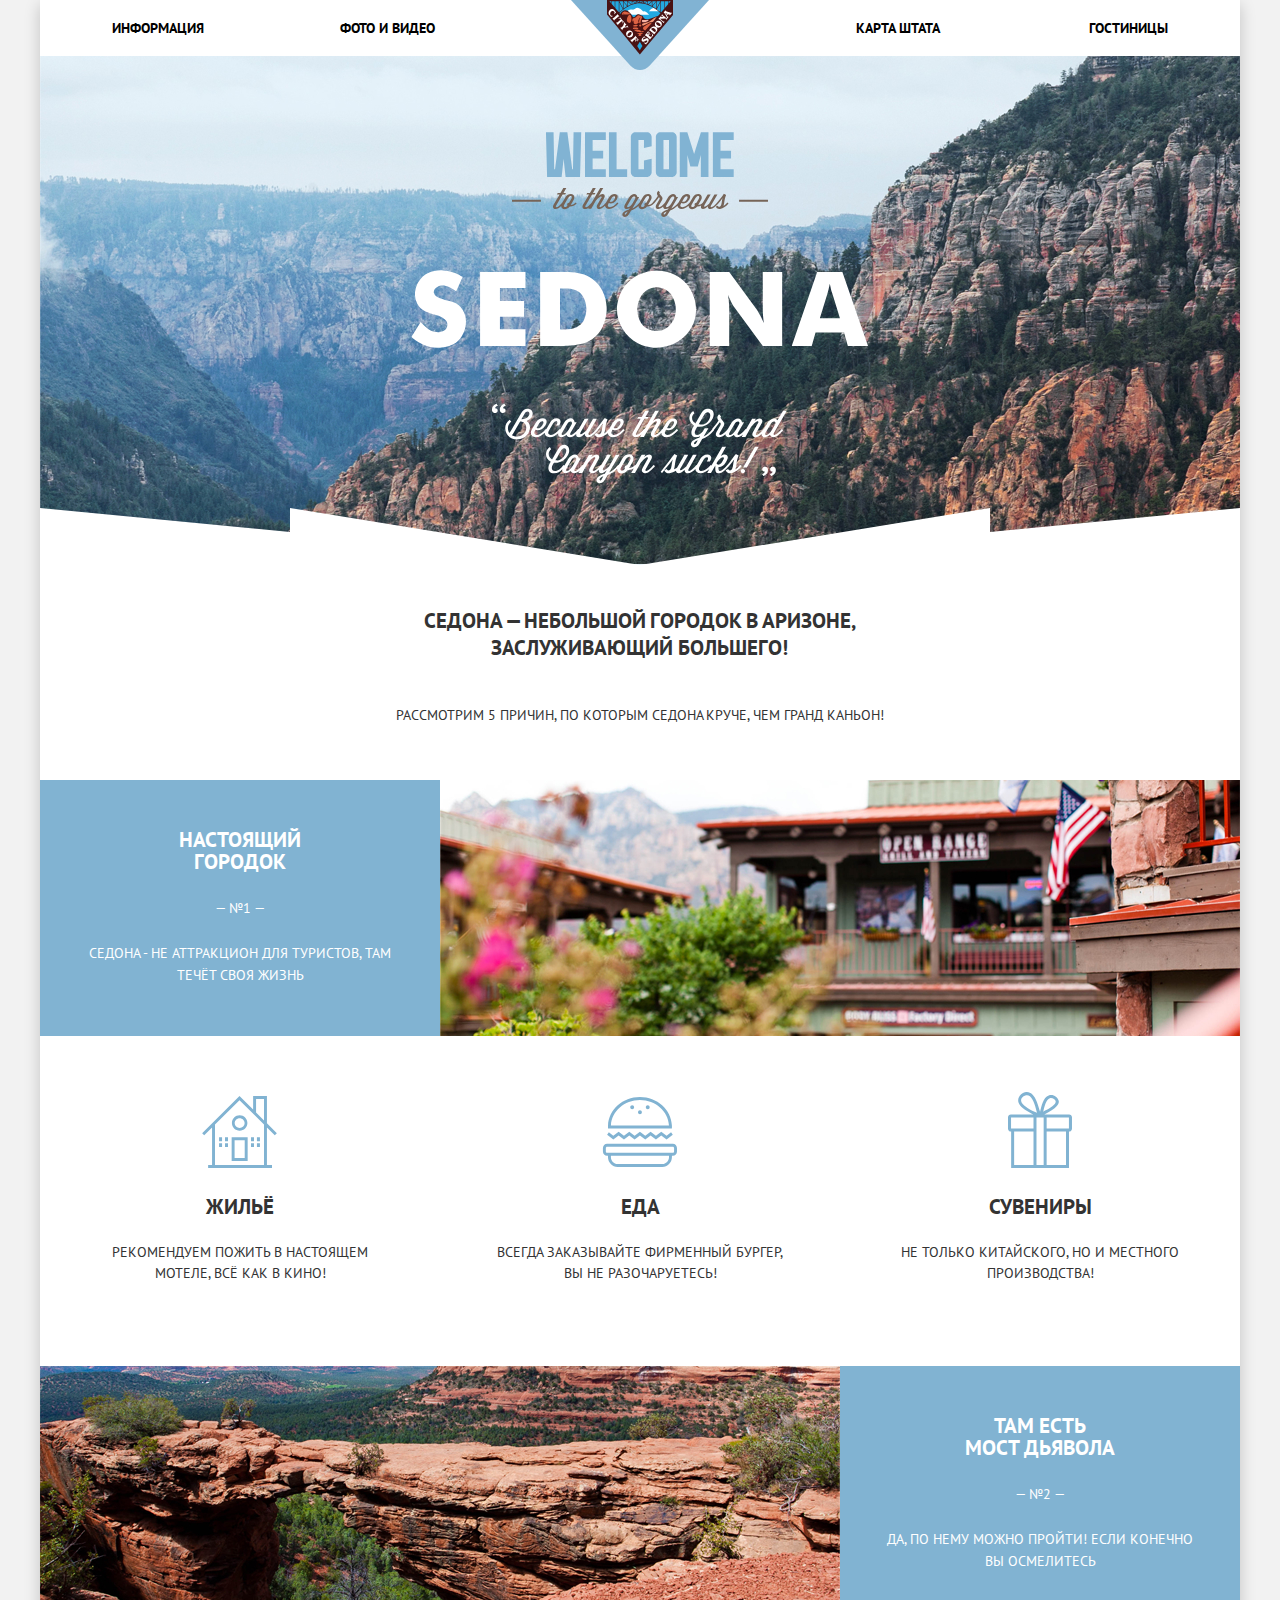
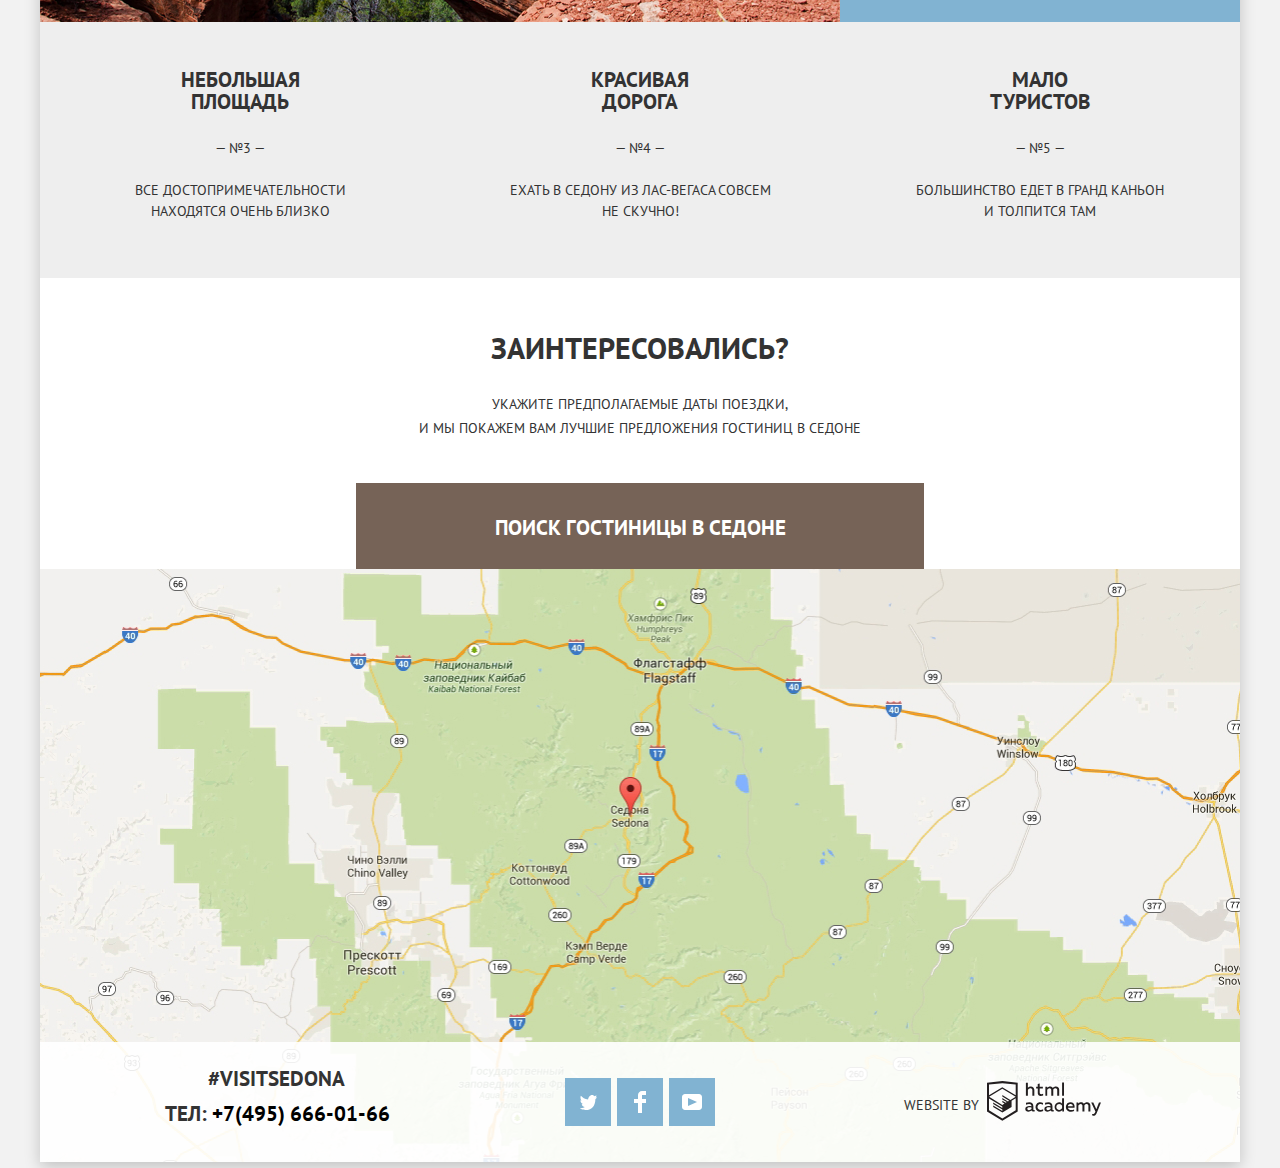
<file: index.html>
<!DOCTYPE html>
<html class="page" lang="ru">
  <head>
    <meta charset="utf-8">
    <title>HTML Academy: Седона</title>
    <link rel="stylesheet" href="https://fonts.googleapis.com/css2?family=PT+Sans:wght@400;700&display=swap">
    <link href="css/normalize.css" rel="stylesheet">
    <link href="css/style-minified.css" rel="stylesheet">
  </head>
    <body class="page-body">
    <div class="content-wrapper">
      <header class="header-block">
        <nav class="main-navigation">
          <a href="#" class="main-header-logo"><img src="img/logo.svg" width="138" height="70" alt="Логотип CITY OF SEDONA"></a>
          <ul class="site-navigation">
            <li><a href="#">Информация</a></li>
            <li><a href="#">Фото и видео</a></li>
            <li><a href="#">Карта штата</a></li>
            <li><a href="hotels.html">Гостиницы</a></li>
          </ul>
        </nav>
      </header>
      <main class="main-block">
        <section class="main-decoration-photo">
          <h2 class="visually-hidden">Красивые скалы</h2>
          <img src="img/welcome.svg" class="text-graphics" width="458" height="352" alt="Приветственный текст: Welcome to gorgeous Sedona! Because the Grand Canyon sucks! ">
        </section>
        <div class="main-header-wrapper">
          <h1 class="main-header">Седона&thinsp;&mdash;&thinsp;небольшой&thinsp;городок&thinsp;в Аризоне,<br>заслуживающий большего!</h1>
          <p class="five-reasons">Рассмотрим 5 причин, по которым Седона&thinsp;круче, чем гранд каньон!</p>
        </div>
        <section class="features">
          <h2 class="visually-hidden">Причины крутизны Седоны</h2>
          <ul class="features-list">
            <li class="feature-item text-left-photo-right">
              <div class="text-photo-text-block">
                <h3>Настоящий<br>городок</h3>
                <p>— №1 —</p>
                <p>Седона - не аттракцион для туристов, там<br> течёт своя жизнь</p>
              </div>
              <div class="text-photo-photo-block">
                <img src="img/house.jpg" width="800" height="256" alt="Отель на фоне гор Седоны">
              </div>
              <ul class="unordered-features">
                <li class="feature-item">
                  <h3>Жильё</h3>
                  <p>Рекомендуем пожить в настоящем<br> мотеле, всё как в кино! </p>
                </li>
                <li class="feature-item">
                  <h3>Еда</h3>
                  <p>Всегда заказывайте фирменный бургер,<br> вы не разочаруетесь!</p>
                </li>
                <li class="feature-item">
                  <h3>Сувениры</h3>
                  <p>Не только китайского, но и местного<br> производства!</p>
                </li>
              </ul>
            </li>
            <li class="feature-item text-right-photo-left">
              <div class="text-photo-photo-block">
                <img src="img/devils-bridge.jpg" width="800" height="256" alt="Скала в форме моста, под которым пропасть">
              </div>
              <div class="text-photo-text-block">
                <h3>Там есть<br>Мост дьявола</h3>
                <p>— №2 —</p>
                <p>Да, по нему можно пройти! Если конечно<br> вы осмелитесь</p>
              </div>
            </li>
            <li class="feature-item text-only">
              <h3>Небольшая<br>площадь</h3>
              <p>— №3 —</p>
              <p>Все достопримечательности<br> находятся очень близко</p>
            </li>
            <li class="feature-item text-only">
              <h3>Красивая<br>дорога</h3>
              <p>— №4 —</p>
              <p>Ехать в седону из&thinsp;лас-вегаса&thinsp;совсем<br> не скучно!</p>
            </li>
            <li class="feature-item text-only">
              <h3>Мало<br>туристов</h3>
              <p>— №5 —</p>
              <p>Большинство едет в гранд каньон<br> и толпится там</p>
            </li>
          </ul>
        </section>
        <section class="hotel-search">
          <div class="interested-block">
            <h2 class="interested">Заинтересовались?</h2>
            <p class="hotel-search-offer">Укажите предполагаемые даты поездки,<br> и мы покажем вам лучшие предложения гостиниц в седоне</p>
          </div>
          <div class="form-show-hide-wrapper">
            <h3 class="form-title visually-hidden">Поиск гостиницы в Седоне</h3>
            <button type="button" class="button form-show-hide" aria-label="Открыть форму поиска гостиницы в Седоне">Поиск гостиницы в Седоне</button>
          </div>
          <form class="hotel-search-form" action="https://echo.htmlacademy.ru/" method="get">
            <div class="hotel-search-form-main-content">
                <label for="arrival-date" class="arrival-date">Дата заезда:</label>
                <div class="arrival-date-container">
                  <input id="arrival-date" type="text" name="arrival-date" placeholder="24 АПРЕЛЯ 2017" value="" class="arrival-date">
                  <button type="button" class="button calendar" aria-label="Открыть календарь для выбора даты заезда">
                    <svg width="21" height="23" viewBox="0 0 21 23" fill="none" aria-hidden="true" focusable="false">
                      <path fill-rule="evenodd" clip-rule="evenodd" d="M16.406 3.02498H19.251C20.217 3.02498 21 3.84698 21 4.86198V21.164C21 22.179 20.217 23 19.251 23H1.75C0.784 23 0 22.179 0 21.164V4.86198C0 3.84698 0.784 3.02498 1.75 3.02498H4.593V1.64798C4.593 1.26698 4.887 0.958984 5.25 0.958984C5.612 0.958984 5.906 1.26698 5.906 1.64798V3.02498H9.844V1.64798C9.844 1.26698 10.138 0.958984 10.501 0.958984C10.862 0.958984 11.156 1.26698 11.156 1.64798V3.02498H15.094V1.64798C15.094 1.26698 15.387 0.958984 15.75 0.958984C16.112 0.958984 16.406 1.26698 16.406 1.64798V3.02498ZM19.5646 21.484C19.6466 21.3979 19.691 21.2828 19.688 21.164H19.689V4.86198C19.689 4.60898 19.493 4.40298 19.252 4.40298H16.407V5.78098C16.407 6.16198 16.113 6.46998 15.751 6.46998C15.388 6.46998 15.095 6.16198 15.095 5.78098V4.40298H11.157V5.78098C11.157 6.16198 10.863 6.46998 10.502 6.46998C10.139 6.46998 9.845 6.16198 9.845 5.78098V4.40298H5.907V5.78098C5.907 6.16198 5.613 6.46998 5.251 6.46998C4.888 6.46998 4.594 6.16198 4.594 5.78098V4.40298H1.75C1.50263 4.40953 1.30696 4.61458 1.312 4.86198V21.164C1.30696 21.4114 1.50263 21.6164 1.75 21.623H19.251C19.3698 21.6201 19.4826 21.5701 19.5646 21.484Z" fill="#A9A9A9"/>
                      <path fill-rule="evenodd" clip-rule="evenodd" d="M4.59399 9.2251H7.21899V11.2911H4.59399V9.2251ZM4.59399 12.6681H7.21899V14.7351H4.59399V12.6681ZM7.21899 16.1121H4.59399V18.1781H7.21899V16.1121ZM9.18799 16.1121H11.813V18.1781H9.18799V16.1121ZM11.813 12.6681H9.18799V14.7351H11.813V12.6681ZM9.18799 9.2251H11.813V11.2911H9.18799V9.2251ZM16.406 16.1121H13.781V18.1781H16.406V16.1121ZM13.781 12.6681H16.406V14.7351H13.781V12.6681ZM16.406 9.2251H13.781V11.2911H16.406V9.2251Z" fill="#A9A9A9"/>
                    </svg>
                  </button>
                </div>
                <label for="departure-date" class="departure-date">Дата выезда:</label>
                <div class="departure-date-container">
                  <input id="departure-date" type="text" name="departure-date" placeholder="4 июля 2017" value="" class="departure-date">
                  <button type="button" class="button calendar" aria-label="Открыть календарь для выбора даты отъезда">
                    <svg width="21" height="23" viewBox="0 0 21 23" fill="none" aria-hidden="true" focusable="false">
                    <path fill-rule="evenodd" clip-rule="evenodd" d="M16.406 3.02498H19.251C20.217 3.02498 21 3.84698 21 4.86198V21.164C21 22.179 20.217 23 19.251 23H1.75C0.784 23 0 22.179 0 21.164V4.86198C0 3.84698 0.784 3.02498 1.75 3.02498H4.593V1.64798C4.593 1.26698 4.887 0.958984 5.25 0.958984C5.612 0.958984 5.906 1.26698 5.906 1.64798V3.02498H9.844V1.64798C9.844 1.26698 10.138 0.958984 10.501 0.958984C10.862 0.958984 11.156 1.26698 11.156 1.64798V3.02498H15.094V1.64798C15.094 1.26698 15.387 0.958984 15.75 0.958984C16.112 0.958984 16.406 1.26698 16.406 1.64798V3.02498ZM19.5646 21.484C19.6466 21.3979 19.691 21.2828 19.688 21.164H19.689V4.86198C19.689 4.60898 19.493 4.40298 19.252 4.40298H16.407V5.78098C16.407 6.16198 16.113 6.46998 15.751 6.46998C15.388 6.46998 15.095 6.16198 15.095 5.78098V4.40298H11.157V5.78098C11.157 6.16198 10.863 6.46998 10.502 6.46998C10.139 6.46998 9.845 6.16198 9.845 5.78098V4.40298H5.907V5.78098C5.907 6.16198 5.613 6.46998 5.251 6.46998C4.888 6.46998 4.594 6.16198 4.594 5.78098V4.40298H1.75C1.50263 4.40953 1.30696 4.61458 1.312 4.86198V21.164C1.30696 21.4114 1.50263 21.6164 1.75 21.623H19.251C19.3698 21.6201 19.4826 21.5701 19.5646 21.484Z" fill="#A9A9A9"/>
                    <path fill-rule="evenodd" clip-rule="evenodd" d="M4.59399 9.2251H7.21899V11.2911H4.59399V9.2251ZM4.59399 12.6681H7.21899V14.7351H4.59399V12.6681ZM7.21899 16.1121H4.59399V18.1781H7.21899V16.1121ZM9.18799 16.1121H11.813V18.1781H9.18799V16.1121ZM11.813 12.6681H9.18799V14.7351H11.813V12.6681ZM9.18799 9.2251H11.813V11.2911H9.18799V9.2251ZM16.406 16.1121H13.781V18.1781H16.406V16.1121ZM13.781 12.6681H16.406V14.7351H13.781V12.6681ZM16.406 9.2251H13.781V11.2911H16.406V9.2251Z" fill="#A9A9A9"/>
                    </svg>
                  </button>
                </div>
                <label for="number-of-adults" class="number-of-adults">Взрослые:</label>
                <div class="number-of-adults-container">
                  <button type="button" class="button adult-number-decrease" aria-label="Уменьшить на единицу количество взрослых гостей">
                    <svg width="12" height="3" viewBox="0 0 12 3" fill="none" aria-hidden="true" focusable="false">
                      <rect width="12" height="3" fill="#A9A9A9"/>
                    </svg>
                  </button>
                  <input id="number-of-adults" type="text" name="number-of-adults" placeholder="2" value="" class="number-of-adults">
                  <button type="button" class="button adult-number-increase" aria-label="Увеличить на единицу количество взрослых гостей">
                    <svg width="11" height="11" viewBox="0 0 11 11" fill="none" aria-hidden="true" focusable="false">
                      <path fill-rule="evenodd" clip-rule="evenodd" d="M4.23086 6.76932V11H6.76932V6.76932H11V4.23086H6.76932V0H4.23085V4.23086H0V6.76932H4.23086Z" fill="#A9A9A9"/>
                    </svg>
                  </button>
                </div>
                <label for="number-of-children" class="number-of-children">Дети:</label>
                <div class="number-of-children-container">
                  <button type="button" class="button children-number-decrease" aria-label="Уменьшить на единицу количество гостей, детского возраста">
                    <svg width="12" height="3" viewBox="0 0 12 3" fill="none" aria-hidden="true" focusable="false">
                      <rect width="12" height="3" fill="#A9A9A9"/>
                    </svg>
                  </button>
                  <input id="number-of-children" type="text" name="number-of-children" placeholder="0" value="" class="number-of-children">
                  <button type="button" class="button children-number-increase" aria-label="Увеличить на единицу количество гостей, детского возраста">
                    <svg width="11" height="11" viewBox="0 0 11 11" fill="none" aria-hidden="true" focusable="false">
                      <path fill-rule="evenodd" clip-rule="evenodd" d="M4.23086 6.76932V11H6.76932V6.76932H11V4.23086H6.76932V0H4.23085V4.23086H0V6.76932H4.23086Z" fill="#A9A9A9"/>
                    </svg>
                  </button>
                </div>
              <button type="submit" class="button form-bottom-search-submit" aria-label="Отправить запрос на поиск гостиницы с учётом ранее введённых параметров поездки">Найти</button>
            </div>
          </form>
          <div class="map">
            <img src="img/map.jpg" width="1200" height="593" alt="Карта Седоны и её окрестностей">
            <iframe src="https://www.google.com/maps/embed?pb=!1m10!1m8!1m3!1d839169.5937131549!2d-111.73860900000001!3d34.755436!3m2!1i1024!2i768!4f13.1!5e0!3m2!1sru!2sru!4v1601990791266!5m2!1sru!2sru" width="1200" height="593" style="border:0;" allowfullscreen="" aria-hidden="false" tabindex="0"></iframe>
          </div>
        </section>
      </main>
      <footer class="footer-block">
        <section class="footer-contacts">
          <h2 class="visually-hidden">Телефон для связи</h2>
          <p class="footer-contacts-hashtag">
            #visitSEDONA
          </p>
          <p class="footer-contacts-phone">
            ТЕЛ:&nbsp;<a href="tel:+74956660166">+7(495) 666-01-66</a>
          </p>
        </section>
        <section class="footer-social">
          <h2 class="visually-hidden">Мы в социальных сетях</h2>
          <ul class="footer-social-list">
            <li class="twitter-logo-container">
              <a class="social-button" href="#" aria-label="Перейти на страницу нашего аккаунта в Twitter">
                <span class="visually-hidden">Twitter</span>
                <svg width="17" height="17" viewBox="0 0 17 17" fill="none" aria-hidden="true" focusable="false">
                  <path d="M10.95 1.14409C12.635 0.648089 13.934 1.41409 14.527 2.32309C15.2 2.09209 15.858 1.84209 16.538 1.61509C16.5249 2.30145 16.2117 2.94761 15.681 3.38309C16.366 3.55309 16.985 2.89209 16.985 2.89209C16.816 3.89209 15.979 4.68009 15.422 4.91609C15.191 11.6661 12.247 16.1331 5.34501 15.9981H4.89901C4.48901 15.9981 0.735007 15.5381 0.00100708 14.1111C2.27201 14.3071 3.89401 13.6891 4.69401 12.9341C3.73401 12.6341 2.01501 12.4571 1.71501 9.98409C2.06401 10.0901 2.27901 10.2121 2.90501 10.1031C1.70501 9.24709 0.374007 8.53009 0.448007 6.33009C0.733007 6.65809 1.51501 6.86609 1.78801 6.80209C1.08501 6.56109 -0.181993 3.44209 0.894007 1.85009C2.71201 3.70409 4.62901 5.45609 8.04601 5.62309C8.25401 3.33009 9.18301 1.79309 10.95 1.14409Z" fill="white"/>
                </svg>
              </a>
            </li>
            <li class="facebook-logo-container">
              <a class="social-button" href="#" aria-label="Перейти на страницу нашего аккаунта в Facebook">
                <span class="visually-hidden">Facebook</span>
                <svg width="12" height="22" viewBox="0 0 12 22" fill="none" aria-hidden="true" focusable="false">
                  <path d="M12 4V0H8C5.79086 0 4 1.79086 4 4V8H0V12H4V22H8V12H12V8H8V4H12Z" fill="white"/>
                </svg>
              </a>
            </li>
            <li class="youtube-logo-container">
              <a class="social-button" href="#" aria-label="Перейти на страницу нашего аккаунта в Youtube">
                <span class="visually-hidden">Youtube</span>
                <svg width="20" height="16" viewBox="0 0 20 16" fill="none" aria-hidden="true" focusable="false">
                  <path fill-rule="evenodd" clip-rule="evenodd" d="M3 0H17C18.65 0 20 1.35 20 3V13C20 14.65 18.65 16 17 16H3C1.35 16 0 14.65 0 13V3C0 1.35 1.35 0 3 0ZM6.027 4.002V11.998L15.014 8L6.027 4.002Z" fill="white"/>
                </svg>
              </a>
            </li>
          </ul>
        </section>
        <div class="copyright-wrapper">
          <p class="footer-copyright">Website by</p>
          <div class="copyright-logo-wrapper">
            <a href="https://htmlacademy.ru/intensive/htmlcss" class="copyright-logo">
              <span class="visually-hidden">HTML Academy</span>
              <svg width="115" height="41" viewBox="0 0 115 41" fill="none" aria-hidden="true" focusable="false">
                <path fill-rule="evenodd" clip-rule="evenodd" d="M15.5197 1.05737H15.3509L0 2.71895V31.4945L15.3509 40.8382L30.7018 31.4945V2.71895L15.5197 1.05737ZM77.0183 2.62185H75.0876V15.7311H77.0183V2.62185ZM40.8619 2.63264V7.76843C41.6131 6.9864 42.6386 6.5436 43.7105 6.53843C44.6823 6.47908 45.6329 6.84495 46.3253 7.54479C47.0177 8.24462 47.3866 9.21244 47.3399 10.2068V15.7634H45.367V10.4658C45.4231 9.94897 45.2754 9.43059 44.9566 9.02553C44.6377 8.62047 44.174 8.36218 43.6683 8.3079H43.3518C42.3456 8.36979 41.4321 8.9295 40.9041 9.80764V15.7634H38.8995V2.63264H40.8619ZM77.0183 31.4837H75.2775V30.0595C74.4828 31.1353 73.23 31.7538 71.9119 31.7211C69.4751 31.5528 67.5825 29.4822 67.5825 26.9845C67.5825 24.4867 69.4751 22.4162 71.9119 22.2479C73.1195 22.2052 74.2818 22.7203 75.0771 23.6505V18.3205H77.0183V31.4837ZM47.0656 30.0595C47.263 30.0515 47.4583 30.0152 47.6459 29.9516V31.3866C47.2482 31.5404 46.826 31.6172 46.4009 31.6132C45.6482 31.6769 44.9394 31.2429 44.639 30.5342C43.7036 31.31 42.5302 31.7227 41.3261 31.6995C39.733 31.6995 38.256 30.804 38.256 28.9482C38.256 26.65 40.3661 25.9379 42.1702 25.9379C42.9402 25.9505 43.707 26.0408 44.4596 26.2076V25.884C44.4596 24.805 43.6578 23.9742 42.1491 23.9742C41.0585 23.9764 39.9804 24.2116 38.9839 24.6647V22.8305C40.0678 22.451 41.204 22.2506 42.3495 22.2371C44.8394 22.2371 46.3693 23.4455 46.3693 26.1753V29.4121C46.3546 29.5668 46.401 29.721 46.4981 29.8406C46.5951 29.9601 46.7349 30.035 46.8862 30.0487H47.0656V30.0595ZM40.2711 28.8403C40.298 29.229 40.4761 29.5905 40.7655 29.844C41.055 30.0974 41.4317 30.2217 41.8115 30.189H41.9275C42.8819 30.1906 43.7973 29.8022 44.4702 29.11V27.5779C43.842 27.4414 43.2026 27.3655 42.5605 27.3513C41.5055 27.3513 40.2817 27.7074 40.2817 28.8403H40.2711ZM56.0229 22.9384C55.1962 22.4632 54.2596 22.2246 53.3115 22.2479H52.9422C51.7332 22.2873 50.5891 22.8166 49.7619 23.7192C48.9347 24.6218 48.4923 25.8236 48.5321 27.06V27.5024C48.6957 30.0004 50.805 31.8921 53.2482 31.7318C54.2519 31.7555 55.2477 31.5452 56.1601 31.1168V29.2718C55.3769 29.7215 54.4945 29.9591 53.5963 29.9624C52.5199 30.0288 51.4963 29.4793 50.9385 28.5356C50.3806 27.5918 50.3806 26.4095 50.9385 25.4658C51.4963 24.522 52.5199 23.9725 53.5963 24.039C54.461 24.0357 55.3066 24.2989 56.0229 24.7942V22.9384ZM66.1514 30.0595C66.3488 30.0515 66.5441 30.0152 66.7317 29.9516V31.3866C66.334 31.5404 65.9118 31.6172 65.4867 31.6132C64.734 31.6769 64.0252 31.2429 63.7248 30.5342C62.7894 31.31 61.616 31.7227 60.4119 31.6995C58.8188 31.6995 57.3417 30.804 57.3417 28.9482C57.3417 26.65 59.4518 25.9379 61.256 25.9379C62.0259 25.9505 62.7928 26.0408 63.5454 26.2076V25.884C63.5454 24.805 62.7436 23.9742 61.2349 23.9742C60.1443 23.9764 59.0662 24.2116 58.0697 24.6647V22.8305C59.1536 22.451 60.2897 22.2506 61.4353 22.2371C63.9252 22.2371 65.455 23.4455 65.455 26.1753V29.4121C65.4404 29.5668 65.4868 29.721 65.5838 29.8406C65.6809 29.9601 65.8207 30.035 65.972 30.0487H66.1514V30.0595ZM59.855 29.8481C59.5632 29.5943 59.3837 29.2311 59.3569 28.8403H59.378C59.378 27.7074 60.5385 27.3513 61.6569 27.3513C62.299 27.3655 62.9383 27.4414 63.5665 27.5779V29.11C62.8937 29.8022 61.9782 30.1906 61.0239 30.189H60.9078C60.5263 30.2247 60.1469 30.1019 59.855 29.8481ZM69.3271 26.9305C69.3271 25.2859 70.6308 23.9526 72.239 23.9526L72.2601 24.0066C73.4742 24.0066 74.5742 24.7382 75.0665 25.8732V28.0311C74.5856 29.1871 73.4673 29.9296 72.239 29.9084C70.6308 29.9084 69.3271 28.5752 69.3271 26.9305ZM83.3486 22.2479C86.8408 22.2479 88.0541 25.1395 87.4844 27.7397H80.922C81.1436 29.3582 82.6839 30.0163 84.2876 30.0163C85.2509 30.0196 86.2027 29.8021 87.0729 29.3797V31.1061C86.0736 31.5421 84.9939 31.7519 83.9078 31.7211C81.2385 31.7211 78.8963 30.189 78.8963 26.9521C78.8362 25.7502 79.2482 24.5736 80.0408 23.6841C80.8334 22.7945 81.9408 22.2658 83.1165 22.2155H83.3486V22.2479ZM80.8693 26.1753C80.9704 24.8237 82.1216 23.8104 83.4436 23.9095H83.4858C84.1064 23.8531 84.7196 24.08 85.1612 24.5295C85.6028 24.979 85.8275 25.6051 85.7752 26.24H80.8693V26.1753ZM89.489 31.4621V22.4961H91.2298V23.575C91.9777 22.7197 93.041 22.2229 94.1628 22.2047C95.2951 22.1328 96.3712 22.7163 96.9482 23.7153C97.7407 22.8335 98.8477 22.3161 100.018 22.2803C100.952 22.2327 101.859 22.6011 102.507 23.2901C103.154 23.9792 103.478 24.9213 103.394 25.8732V31.4837H101.39V25.9271C101.437 25.4734 101.306 25.0191 101.024 24.6647C100.743 24.3104 100.336 24.0852 99.8917 24.039H99.6174C98.7512 24.0941 97.9525 24.536 97.4335 25.2474V31.4837H95.4289V25.9271C95.4728 25.47 95.3357 25.0139 95.0481 24.6611C94.7606 24.3082 94.3467 24.088 93.8991 24.0497H93.6881C92.7466 24.1344 91.8915 24.6449 91.3564 25.4416V31.5161H89.5312L89.489 31.4621ZM113.977 22.4745H111.972L109.324 29.2718L106.306 22.4853H104.196L108.417 31.5484L108.237 32.0016C107.72 33.3611 107.003 34.0516 106.053 34.0516C105.75 34.0548 105.447 34.0112 105.156 33.9221V35.6161C105.536 35.7125 105.926 35.7632 106.317 35.7671C107.646 35.7671 108.902 35.0226 109.851 32.6813L113.977 22.4745ZM52.689 6.78658V3.54974L50.7266 4.01369V6.73264H49.144V8.49132H50.7899V12.9905C50.7231 13.817 51.0244 14.6301 51.61 15.2038C52.1955 15.7775 53.0028 16.0505 53.8073 15.9468C54.5996 15.9535 55.3875 15.8259 56.139 15.5692V13.8429C55.5727 14.0781 54.9672 14.199 54.356 14.199C53.2165 14.199 52.689 13.8105 52.689 12.6237V8.5129H55.8541V6.78658H52.689ZM58.3862 15.7526V6.75421H60.1376V7.83316C60.8811 6.97655 61.9403 6.476 63.0601 6.45211C64.1624 6.38099 65.2146 6.93142 65.8032 7.88711C66.5958 7.00534 67.7028 6.48794 68.8734 6.45211C69.8138 6.41462 70.7233 6.79859 71.364 7.50353C72.0046 8.20846 72.3126 9.16418 72.2073 10.1205V15.7418H70.2028V10.1853C70.2499 9.73151 70.1184 9.27721 69.8373 8.92287C69.5561 8.56853 69.1485 8.34334 68.7046 8.29711H68.4619C67.5957 8.35228 66.797 8.7942 66.278 9.50553V15.7418H64.2734V10.1853C64.3206 9.73151 64.1891 9.27721 63.9079 8.92287C63.6268 8.56853 63.2191 8.34334 62.7752 8.29711H62.5326C61.5911 8.38181 60.736 8.89229 60.2009 9.68895V15.7634H58.3862V15.7526ZM28.6972 30.3033L28.7078 30.2968L28.6972 30.3184V30.3033ZM28.6972 18.3205V30.3033L15.3509 38.4321L2.00459 30.3184V18.5147L15.2876 26.6068V28.0311L6.18257 22.5284V23.9418L15.3404 29.5632V31.0629L6.19312 25.4955V26.9521L15.3509 32.5734L24.5826 26.9197V20.8129L28.6972 18.3205ZM28.7078 16.7776L25.0362 18.9355L23.3482 20.0145L15.3087 15.0837V16.4971L22.156 20.7266L22.0083 20.8237L20.9532 21.4063L15.2876 17.9537V19.3995L19.761 22.1184L18.706 22.8413L15.3298 20.7913V22.2047L17.5454 23.5426L15.2982 24.9021L2.11009 16.864L15.3087 8.72869L28.7078 16.7776ZM15.2876 7.27211L28.7078 15.3534V4.56395L15.3615 3.12895L2.01514 4.56395V15.3534L15.2876 7.27211Z" fill="#231F20"/>
              </svg>
            </a>
          </div>
        </div>
      </footer>
    </div>
    <script src="js/form-minified.js"></script>
    </body>
</html>
</file>
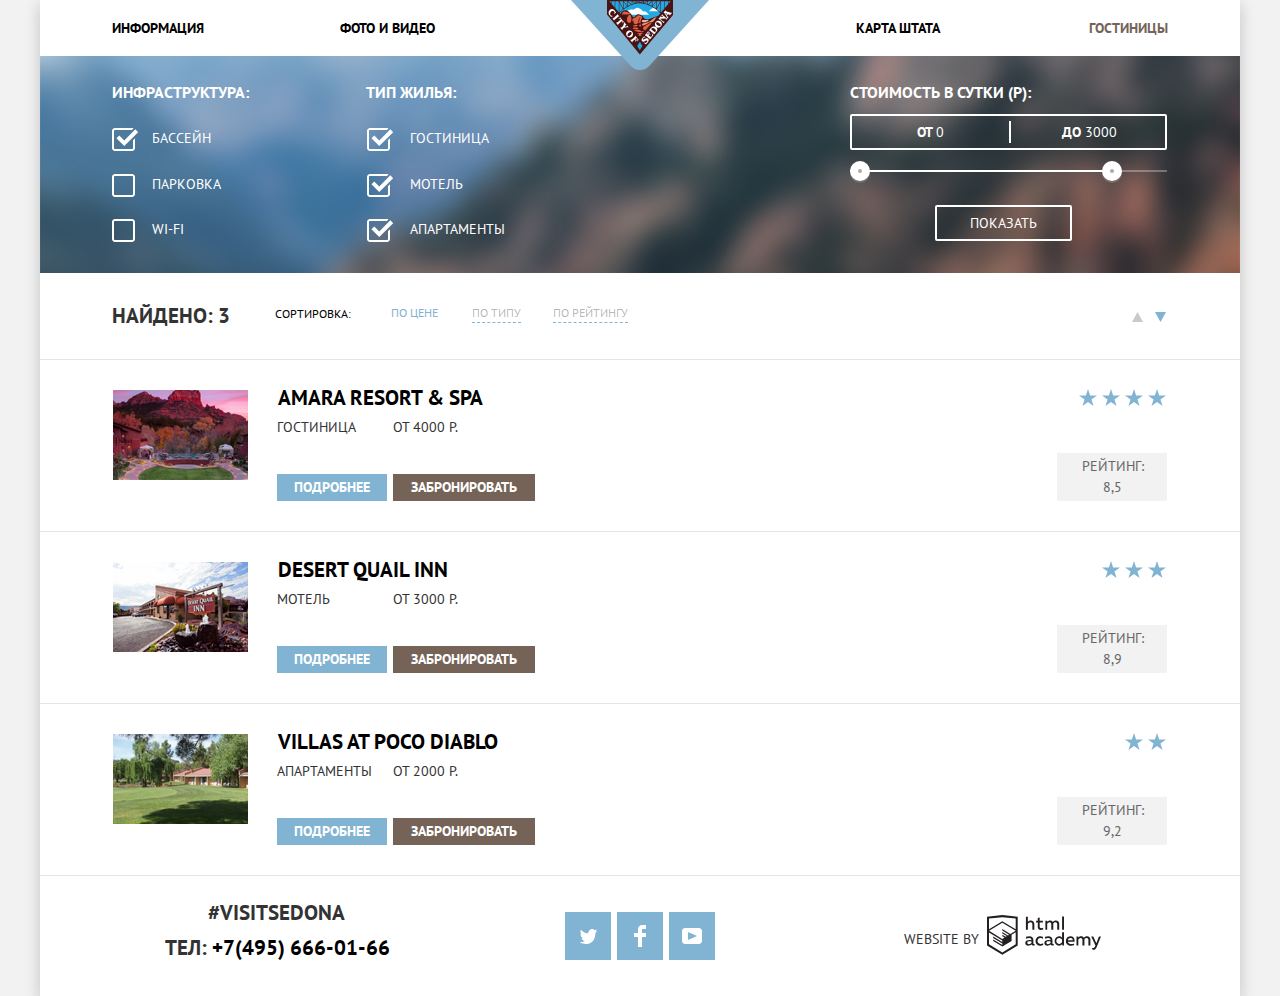
<file: hotels.html>
<!DOCTYPE html>
<html class="page" lang="ru">
<head>
  <meta charset="utf-8">
  <title>HTML Academy: Седона</title>
  <link rel="stylesheet" href="https://fonts.googleapis.com/css2?family=PT+Sans:wght@400;700&display=swap">
  <link href="css/normalize.css" rel="stylesheet">
  <link href="css/style-minified.css" rel="stylesheet">
</head>
<body class="hotels-page-body">
<div class="hotels-content-wrapper">
    <header class="header-block">
      <nav class="main-navigation">
        <a href="index.html" class="main-header-logo"><img src="img/logo.svg" width="138" height="70" alt="Логотип CITY OF SEDONA"></a>
        <ul class="site-navigation">
          <li><a href="#">Информация</a></li>
          <li><a href="#">Фото и видео</a></li>
          <li><a href="#">Карта штата</a></li>
          <li><a href="#"><span class="active-page">Гостиницы</span></a></li>
        </ul>
      </nav>
    </header>
    <main class="hotels-main-block">
      <h1 class="visually-hidden">Гостиницы Седоны</h1>
      <section class="hotels-filter">
        <h2 class="visually-hidden">Фильтр гостиниц</h2>
        <form class="filter" method="get" action="https://echo.htmlacademy.ru/">
          <fieldset class="infrastructure-fields-block">
            <legend class="infrastructure-legend">Инфраструктура:</legend>
            <ul class="infrastructure-fields">
              <li class="filter-option">
                <input class="visually-hidden filter-option-custom-checkbox swimming-pool" type="checkbox" checked name="swimming-pool" id="swimming-pool">
                <label for="swimming-pool">Бассейн</label>
              </li>
              <li class="filter-option">
                <input class="visually-hidden filter-option-custom-checkbox parking-lot" type="checkbox" name="parking-lot" id="parking-lot">
                <label for="parking-lot">Парковка</label>
              </li>
              <li class="filter-option">
                <input class="visually-hidden filter-option-custom-checkbox wi-fi" type="checkbox" name="wi-fi" id="wi-fi">
                <label for="wi-fi">wi-fi</label>
              </li>
            </ul>
          </fieldset>
          <fieldset class="accommodation-fields-block">
            <legend class="accommodation-legend">Тип жилья:</legend>
            <ul class="accommodation-fields">
              <li class="filter-option">
                <input class="visually-hidden filter-option-custom-checkbox hotel" type="checkbox" checked name="hotel" id="hotel">
                <label for="hotel">Гостиница</label>
              </li>
              <li class="filter-option">
                <input class="visually-hidden filter-option-custom-checkbox motel" type="checkbox" checked name="parking-lot" id="motel">
                <label for="motel">Мотель</label>
              </li>
              <li class="filter-option">
                <input class="visually-hidden filter-option-custom-checkbox appartment" type="checkbox" checked name="wi-fi" id="appartment">
                <label for="appartment">Апартаменты</label>
              </li>
            </ul>
          </fieldset>
          <fieldset class="range-selector-and-submit-block">
            <legend class="range-legend">Стоимость в сутки (Р):</legend>
            <div class="range-filter">
              <div class="price-controls">
                <label class="min-price">
                  от <input type="number" class="min-price-input" name="min-price" value="0">
                </label>
                <label class="max-price">
                  до <input type="number" class="max-price-input" name="max-price" value="3000">
                </label>
              </div>
              <div class="range-controls">
                <div class="scale">
                  <div class="bar"></div>
                </div>
                <div class="toggle toggle-min" tabindex="0"></div>
                <div class="toggle toggle-max" tabindex="0"></div>
              </div>
              <button type="submit" class="filter-submit" aria-label="Показать варианты размещения с учётом выбранных параметров">Показать</button>
            </div>
          </fieldset>
        </form>
      </section>
      <section class="hotels-found">
        <h2 class="visually-hidden">Найденные гостиницы</h2>
        <div class="sorting-controls-container">
          <p class="found">Найдено: 3</p>
          <p class="sort-by">Сортировка:</p>
          <div class="sorting-type-container">
          <a href="#" class="button sort-by-text by-price active-sort-type" aria-label="Отсортировать результаты поиска вариантов размещения по цене">По цене</a>
          <a href="#" class="button sort-by-text by-type" aria-label="Отсортировать результаты поиска вариантов размещения по типу">По типу</a>
          <a href="#" class="button sort-by-text by-rating" aria-label="Отсортировать результаты поиска вариантов размещения по рейтингу">По рейтингу</a>
          </div>
          <a href="#" class="ascending-sort" aria-label="Отсортировать результаты поиска вариантов размещения по возрастанию">
            <svg aria-hidden="true" focusable="false" width="11" height="10" viewBox="0 0 11 10" fill="none">
              <path d="M5.5 0L0 10H11L5.5 0Z" fill="#CACACA"/>
            </svg>
          </a>
          <a href="#" class="descending-sort active-sort-direction" aria-label="Отсортировать результаты поиска вариантов размещения по убыванию">
            <svg aria-hidden="true" focusable="false" width="11" height="10" viewBox="0 0 11 10" fill="none">
              <path d="M5.5 10L11 0L0 0L5.5 10Z" fill="#CACACA"/>
            </svg>
          </a>
        </div>
        <ul class="hotels-list">
          <li class="hotels-list-element">
            <a class="hotel-link" href=""><h3 class="hotel-name">Amara Resort & Spa</h3></a>
            <p class="accommodation-type">Гостиница</p>
            <p class="price-from">От 4000 Р.</p>
            <p class="rating"><span class="rating-wrapper">Рейтинг: 8,5</span></p>
            <a href="#" class="hotel-button details" aria-label="Перейти на страницу отеля для получения более подробной информации">Подробнее</a>
            <a href="#" class="hotel-button reserve" aria-label="Перейти на страницу бронирования отеля">Забронировать</a>
            <div class="rating-star-wrapper">
              <svg width="19" height="17" viewBox="0 0 19 17" fill="none" aria-hidden="true" focusable="false">
                <path d="M9.002 0L11.128 6.494H18.005L12.441 10.506L14.566 17L9.002 12.987L3.438 17L5.564 10.506L0 6.494H6.878L9.002 0Z" fill="#81B3D2"/>
              </svg>
              <svg width="19" height="17" viewBox="0 0 19 17" fill="none" aria-hidden="true" focusable="false">
                <path d="M9.002 0L11.128 6.494H18.005L12.441 10.506L14.566 17L9.002 12.987L3.438 17L5.564 10.506L0 6.494H6.878L9.002 0Z" fill="#81B3D2"/>
              </svg>
              <svg width="19" height="17" viewBox="0 0 19 17" fill="none" aria-hidden="true" focusable="false">
                <path d="M9.002 0L11.128 6.494H18.005L12.441 10.506L14.566 17L9.002 12.987L3.438 17L5.564 10.506L0 6.494H6.878L9.002 0Z" fill="#81B3D2"/>
              </svg>
              <svg width="19" height="17" viewBox="0 0 19 17" fill="none" aria-hidden="true" focusable="false">
                <path d="M9.002 0L11.128 6.494H18.005L12.441 10.506L14.566 17L9.002 12.987L3.438 17L5.564 10.506L0 6.494H6.878L9.002 0Z" fill="#81B3D2"/>
              </svg>
            </div>
              <img src="img/amara.jpg" width="135" height="90" alt="Двухэтажный отель, местность гористая, с бассейном и лужайкой на фоне гор" class="hotel-photo">
          </li>
          <li class="hotels-list-element">
            <a class="hotel-link" href=""><h3 class="hotel-name">Desert Quail Inn</h3></a>
            <p class="accommodation-type">Мотель</p>
            <p class="price-from">От 3000 Р.</p>
            <p class="rating"><span class="rating-wrapper">Рейтинг: 8,9</span></p>
            <a href="#" class="hotel-button details" aria-label="Перейти на страницу отеля для получения более подробной информации">Подробнее</a>
            <a href="#" class="hotel-button reserve" aria-label="Перейти на страницу бронирования отеля">Забронировать</a>
            <div class="rating-star-wrapper">
              <svg width="19" height="17" viewBox="0 0 19 17" fill="none" aria-hidden="true" focusable="false">
                <path d="M9.002 0L11.128 6.494H18.005L12.441 10.506L14.566 17L9.002 12.987L3.438 17L5.564 10.506L0 6.494H6.878L9.002 0Z" fill="#81B3D2"/>
              </svg>
              <svg width="19" height="17" viewBox="0 0 19 17" fill="none" aria-hidden="true" focusable="false">
                <path d="M9.002 0L11.128 6.494H18.005L12.441 10.506L14.566 17L9.002 12.987L3.438 17L5.564 10.506L0 6.494H6.878L9.002 0Z" fill="#81B3D2"/>
              </svg>
              <svg width="19" height="17" viewBox="0 0 19 17" fill="none" aria-hidden="true" focusable="false">
                <path d="M9.002 0L11.128 6.494H18.005L12.441 10.506L14.566 17L9.002 12.987L3.438 17L5.564 10.506L0 6.494H6.878L9.002 0Z" fill="#81B3D2"/>
              </svg>
            </div>
            <img src="img/desert.jpg" width="135" height="90" alt="Двухэтажный отель, напоминающий мотель, местность равнинная, не на фоне гор" class="hotel-photo">
          </li>
          <li class="hotels-list-element">
            <a class="hotel-link" href=""><h3 class="hotel-name">ViLLas at Poco Diablo</h3></a>
            <p class="accommodation-type">Апартаменты</p>
            <p class="price-from">От 2000 Р.</p>
            <p class="rating"><span class="rating-wrapper">Рейтинг: 9,2</span></p>
            <a href="#" class="hotel-button details" aria-label="Перейти на страницу отеля для получения более подробной информации">Подробнее</a>
            <a href="#" class="hotel-button reserve" aria-label="Перейти на страницу бронирования отеля">Забронировать</a>
            <div class="rating-star-wrapper">
              <svg width="19" height="17" viewBox="0 0 19 17" fill="none" aria-hidden="true" focusable="false">
                <path d="M9.002 0L11.128 6.494H18.005L12.441 10.506L14.566 17L9.002 12.987L3.438 17L5.564 10.506L0 6.494H6.878L9.002 0Z" fill="#81B3D2"/>
              </svg>
              <svg width="19" height="17" viewBox="0 0 19 17" fill="none" aria-hidden="true" focusable="false">
                <path d="M9.002 0L11.128 6.494H18.005L12.441 10.506L14.566 17L9.002 12.987L3.438 17L5.564 10.506L0 6.494H6.878L9.002 0Z" fill="#81B3D2"/>
              </svg>
            </div>
            <img src="img/villas.jpg" width="135" height="90" alt="Уютный одноэтажный отель, утопающий в зелени, местность равнинная, не на фоне гор" class="hotel-photo">
          </li>
        </ul>
      </section>
    </main>
  <footer class="footer-block">
    <section class="footer-contacts">
      <h2 class="visually-hidden">Телефон для связи</h2>
      <p class="footer-contacts-hashtag">
        #visitSEDONA
      </p>
      <p class="footer-contacts-phone">
        ТЕЛ:&nbsp;<a href="tel:+74956660166">+7(495) 666-01-66</a>
      </p>
    </section>
    <section class="footer-social">
      <h2 class="visually-hidden">Мы в социальных сетях</h2>
      <ul class="footer-social-list">
        <li class="twitter-logo-container">
          <a class="social-button" href="#" aria-label="Перейти на страницу нашего аккаунта в Twitter">
            <span class="visually-hidden">Twitter</span>
            <svg width="17" height="17" viewBox="0 0 17 17" fill="none" aria-hidden="true" focusable="false">
              <path d="M10.95 1.14409C12.635 0.648089 13.934 1.41409 14.527 2.32309C15.2 2.09209 15.858 1.84209 16.538 1.61509C16.5249 2.30145 16.2117 2.94761 15.681 3.38309C16.366 3.55309 16.985 2.89209 16.985 2.89209C16.816 3.89209 15.979 4.68009 15.422 4.91609C15.191 11.6661 12.247 16.1331 5.34501 15.9981H4.89901C4.48901 15.9981 0.735007 15.5381 0.00100708 14.1111C2.27201 14.3071 3.89401 13.6891 4.69401 12.9341C3.73401 12.6341 2.01501 12.4571 1.71501 9.98409C2.06401 10.0901 2.27901 10.2121 2.90501 10.1031C1.70501 9.24709 0.374007 8.53009 0.448007 6.33009C0.733007 6.65809 1.51501 6.86609 1.78801 6.80209C1.08501 6.56109 -0.181993 3.44209 0.894007 1.85009C2.71201 3.70409 4.62901 5.45609 8.04601 5.62309C8.25401 3.33009 9.18301 1.79309 10.95 1.14409Z" fill="white"/>
            </svg>
          </a>
        </li>
        <li class="facebook-logo-container">
          <a class="social-button" href="#" aria-label="Перейти на страницу нашего аккаунта в Facebook">
            <span class="visually-hidden">Facebook</span>
            <svg width="12" height="22" viewBox="0 0 12 22" fill="none" aria-hidden="true" focusable="false">
              <path d="M12 4V0H8C5.79086 0 4 1.79086 4 4V8H0V12H4V22H8V12H12V8H8V4H12Z" fill="white"/>
            </svg>
          </a>
        </li>
        <li class="youtube-logo-container">
          <a class="social-button" href="#" aria-label="Перейти на страницу нашего аккаунта в Youtube">
            <span class="visually-hidden">Youtube</span>
            <svg width="20" height="16" viewBox="0 0 20 16" fill="none" aria-hidden="true" focusable="false">
              <path fill-rule="evenodd" clip-rule="evenodd" d="M3 0H17C18.65 0 20 1.35 20 3V13C20 14.65 18.65 16 17 16H3C1.35 16 0 14.65 0 13V3C0 1.35 1.35 0 3 0ZM6.027 4.002V11.998L15.014 8L6.027 4.002Z" fill="white"/>
            </svg>
          </a>
        </li>
      </ul>
    </section>
    <div class="copyright-wrapper">
      <p class="footer-copyright">Website by</p>
      <div class="copyright-logo-wrapper">
        <a href="https://htmlacademy.ru/intensive/htmlcss" class="copyright-logo">
          <span class="visually-hidden">HTML Academy</span>
          <svg width="115" height="41" viewBox="0 0 115 41" fill="none" aria-hidden="true" focusable="false">
            <path fill-rule="evenodd" clip-rule="evenodd" d="M15.5197 1.05737H15.3509L0 2.71895V31.4945L15.3509 40.8382L30.7018 31.4945V2.71895L15.5197 1.05737ZM77.0183 2.62185H75.0876V15.7311H77.0183V2.62185ZM40.8619 2.63264V7.76843C41.6131 6.9864 42.6386 6.5436 43.7105 6.53843C44.6823 6.47908 45.6329 6.84495 46.3253 7.54479C47.0177 8.24462 47.3866 9.21244 47.3399 10.2068V15.7634H45.367V10.4658C45.4231 9.94897 45.2754 9.43059 44.9566 9.02553C44.6377 8.62047 44.174 8.36218 43.6683 8.3079H43.3518C42.3456 8.36979 41.4321 8.9295 40.9041 9.80764V15.7634H38.8995V2.63264H40.8619ZM77.0183 31.4837H75.2775V30.0595C74.4828 31.1353 73.23 31.7538 71.9119 31.7211C69.4751 31.5528 67.5825 29.4822 67.5825 26.9845C67.5825 24.4867 69.4751 22.4162 71.9119 22.2479C73.1195 22.2052 74.2818 22.7203 75.0771 23.6505V18.3205H77.0183V31.4837ZM47.0656 30.0595C47.263 30.0515 47.4583 30.0152 47.6459 29.9516V31.3866C47.2482 31.5404 46.826 31.6172 46.4009 31.6132C45.6482 31.6769 44.9394 31.2429 44.639 30.5342C43.7036 31.31 42.5302 31.7227 41.3261 31.6995C39.733 31.6995 38.256 30.804 38.256 28.9482C38.256 26.65 40.3661 25.9379 42.1702 25.9379C42.9402 25.9505 43.707 26.0408 44.4596 26.2076V25.884C44.4596 24.805 43.6578 23.9742 42.1491 23.9742C41.0585 23.9764 39.9804 24.2116 38.9839 24.6647V22.8305C40.0678 22.451 41.204 22.2506 42.3495 22.2371C44.8394 22.2371 46.3693 23.4455 46.3693 26.1753V29.4121C46.3546 29.5668 46.401 29.721 46.4981 29.8406C46.5951 29.9601 46.7349 30.035 46.8862 30.0487H47.0656V30.0595ZM40.2711 28.8403C40.298 29.229 40.4761 29.5905 40.7655 29.844C41.055 30.0974 41.4317 30.2217 41.8115 30.189H41.9275C42.8819 30.1906 43.7973 29.8022 44.4702 29.11V27.5779C43.842 27.4414 43.2026 27.3655 42.5605 27.3513C41.5055 27.3513 40.2817 27.7074 40.2817 28.8403H40.2711ZM56.0229 22.9384C55.1962 22.4632 54.2596 22.2246 53.3115 22.2479H52.9422C51.7332 22.2873 50.5891 22.8166 49.7619 23.7192C48.9347 24.6218 48.4923 25.8236 48.5321 27.06V27.5024C48.6957 30.0004 50.805 31.8921 53.2482 31.7318C54.2519 31.7555 55.2477 31.5452 56.1601 31.1168V29.2718C55.3769 29.7215 54.4945 29.9591 53.5963 29.9624C52.5199 30.0288 51.4963 29.4793 50.9385 28.5356C50.3806 27.5918 50.3806 26.4095 50.9385 25.4658C51.4963 24.522 52.5199 23.9725 53.5963 24.039C54.461 24.0357 55.3066 24.2989 56.0229 24.7942V22.9384ZM66.1514 30.0595C66.3488 30.0515 66.5441 30.0152 66.7317 29.9516V31.3866C66.334 31.5404 65.9118 31.6172 65.4867 31.6132C64.734 31.6769 64.0252 31.2429 63.7248 30.5342C62.7894 31.31 61.616 31.7227 60.4119 31.6995C58.8188 31.6995 57.3417 30.804 57.3417 28.9482C57.3417 26.65 59.4518 25.9379 61.256 25.9379C62.0259 25.9505 62.7928 26.0408 63.5454 26.2076V25.884C63.5454 24.805 62.7436 23.9742 61.2349 23.9742C60.1443 23.9764 59.0662 24.2116 58.0697 24.6647V22.8305C59.1536 22.451 60.2897 22.2506 61.4353 22.2371C63.9252 22.2371 65.455 23.4455 65.455 26.1753V29.4121C65.4404 29.5668 65.4868 29.721 65.5838 29.8406C65.6809 29.9601 65.8207 30.035 65.972 30.0487H66.1514V30.0595ZM59.855 29.8481C59.5632 29.5943 59.3837 29.2311 59.3569 28.8403H59.378C59.378 27.7074 60.5385 27.3513 61.6569 27.3513C62.299 27.3655 62.9383 27.4414 63.5665 27.5779V29.11C62.8937 29.8022 61.9782 30.1906 61.0239 30.189H60.9078C60.5263 30.2247 60.1469 30.1019 59.855 29.8481ZM69.3271 26.9305C69.3271 25.2859 70.6308 23.9526 72.239 23.9526L72.2601 24.0066C73.4742 24.0066 74.5742 24.7382 75.0665 25.8732V28.0311C74.5856 29.1871 73.4673 29.9296 72.239 29.9084C70.6308 29.9084 69.3271 28.5752 69.3271 26.9305ZM83.3486 22.2479C86.8408 22.2479 88.0541 25.1395 87.4844 27.7397H80.922C81.1436 29.3582 82.6839 30.0163 84.2876 30.0163C85.2509 30.0196 86.2027 29.8021 87.0729 29.3797V31.1061C86.0736 31.5421 84.9939 31.7519 83.9078 31.7211C81.2385 31.7211 78.8963 30.189 78.8963 26.9521C78.8362 25.7502 79.2482 24.5736 80.0408 23.6841C80.8334 22.7945 81.9408 22.2658 83.1165 22.2155H83.3486V22.2479ZM80.8693 26.1753C80.9704 24.8237 82.1216 23.8104 83.4436 23.9095H83.4858C84.1064 23.8531 84.7196 24.08 85.1612 24.5295C85.6028 24.979 85.8275 25.6051 85.7752 26.24H80.8693V26.1753ZM89.489 31.4621V22.4961H91.2298V23.575C91.9777 22.7197 93.041 22.2229 94.1628 22.2047C95.2951 22.1328 96.3712 22.7163 96.9482 23.7153C97.7407 22.8335 98.8477 22.3161 100.018 22.2803C100.952 22.2327 101.859 22.6011 102.507 23.2901C103.154 23.9792 103.478 24.9213 103.394 25.8732V31.4837H101.39V25.9271C101.437 25.4734 101.306 25.0191 101.024 24.6647C100.743 24.3104 100.336 24.0852 99.8917 24.039H99.6174C98.7512 24.0941 97.9525 24.536 97.4335 25.2474V31.4837H95.4289V25.9271C95.4728 25.47 95.3357 25.0139 95.0481 24.6611C94.7606 24.3082 94.3467 24.088 93.8991 24.0497H93.6881C92.7466 24.1344 91.8915 24.6449 91.3564 25.4416V31.5161H89.5312L89.489 31.4621ZM113.977 22.4745H111.972L109.324 29.2718L106.306 22.4853H104.196L108.417 31.5484L108.237 32.0016C107.72 33.3611 107.003 34.0516 106.053 34.0516C105.75 34.0548 105.447 34.0112 105.156 33.9221V35.6161C105.536 35.7125 105.926 35.7632 106.317 35.7671C107.646 35.7671 108.902 35.0226 109.851 32.6813L113.977 22.4745ZM52.689 6.78658V3.54974L50.7266 4.01369V6.73264H49.144V8.49132H50.7899V12.9905C50.7231 13.817 51.0244 14.6301 51.61 15.2038C52.1955 15.7775 53.0028 16.0505 53.8073 15.9468C54.5996 15.9535 55.3875 15.8259 56.139 15.5692V13.8429C55.5727 14.0781 54.9672 14.199 54.356 14.199C53.2165 14.199 52.689 13.8105 52.689 12.6237V8.5129H55.8541V6.78658H52.689ZM58.3862 15.7526V6.75421H60.1376V7.83316C60.8811 6.97655 61.9403 6.476 63.0601 6.45211C64.1624 6.38099 65.2146 6.93142 65.8032 7.88711C66.5958 7.00534 67.7028 6.48794 68.8734 6.45211C69.8138 6.41462 70.7233 6.79859 71.364 7.50353C72.0046 8.20846 72.3126 9.16418 72.2073 10.1205V15.7418H70.2028V10.1853C70.2499 9.73151 70.1184 9.27721 69.8373 8.92287C69.5561 8.56853 69.1485 8.34334 68.7046 8.29711H68.4619C67.5957 8.35228 66.797 8.7942 66.278 9.50553V15.7418H64.2734V10.1853C64.3206 9.73151 64.1891 9.27721 63.9079 8.92287C63.6268 8.56853 63.2191 8.34334 62.7752 8.29711H62.5326C61.5911 8.38181 60.736 8.89229 60.2009 9.68895V15.7634H58.3862V15.7526ZM28.6972 30.3033L28.7078 30.2968L28.6972 30.3184V30.3033ZM28.6972 18.3205V30.3033L15.3509 38.4321L2.00459 30.3184V18.5147L15.2876 26.6068V28.0311L6.18257 22.5284V23.9418L15.3404 29.5632V31.0629L6.19312 25.4955V26.9521L15.3509 32.5734L24.5826 26.9197V20.8129L28.6972 18.3205ZM28.7078 16.7776L25.0362 18.9355L23.3482 20.0145L15.3087 15.0837V16.4971L22.156 20.7266L22.0083 20.8237L20.9532 21.4063L15.2876 17.9537V19.3995L19.761 22.1184L18.706 22.8413L15.3298 20.7913V22.2047L17.5454 23.5426L15.2982 24.9021L2.11009 16.864L15.3087 8.72869L28.7078 16.7776ZM15.2876 7.27211L28.7078 15.3534V4.56395L15.3615 3.12895L2.01514 4.56395V15.3534L15.2876 7.27211Z" fill="#231F20"/>
          </svg>
        </a>
      </div>
    </div>
  </footer>
</div>
</body>
</html>
</file>
<file: css/style-minified.css>
:root{--transparent:transparent;--basic-black:#000;--basic-dark:#333;--basic-black-opacity-03:rgba(0,0,0,.3);--disabled-gray:#6A6A6A;--gray-for-rating:#666;--dark-gray:#888;--toggle-background-color:#ababab;--increase-decrease-gray:#A9A9A9;--academy-logo-gray:#BDBBBC;--box-shadow-color:rgba(0,1,1,.15);--box-shadow-color-big:rgba(0,1,1,.2);--toggle-shadow:rgba(171,171,171,.3);;--inner-shadow-gray:#E5E5E5;--darker-gray:#EBEBEB;--basic-gray:#eee;--lighter-gray:#F2F2F2;--map-background:#F2F1EF;--basic-white:#fff;--basic-white-opacity-03:rgba(255,255,255,.3);--basic-white-opacity-09:rgba(255,255,255,.9);--the-darkest-blue:#5496BD;--darker-blue:#669EC0;--special-blue:#81B3D2;--main-page-photo-background:#E2F0F7;--hotels-page-filter-background:#5A87B1;--the-darkest-brown:#503E33;--darker-brown:#604E43;--basic-brown:#766357}body{min-width:1200px;margin:0;padding:0;font-family:"PT Sans",Arial,sans-serif;font-size:14px;line-height:21px;font-weight:400;color:var(--basic-dark);text-transform:uppercase;background-color:var(--lighter-gray);background-position:top center;background-repeat:no-repeat;text-align:center}.page{height:100%}.page-body{height:2762px;min-height:100%}a{text-decoration:none;font-weight:700}.content-wrapper{min-height:100%;display:grid;grid-template-rows:auto 1fr auto;width:1200px;margin:0 auto;background-color:var(--basic-white);box-shadow:0 5px 15px var(--box-shadow-color-big)}.header-block{min-height:56px;height:auto;grid-column:1 / -1;grid-row:1 / 2;z-index:1}.main-block{grid-column:1 / -1;grid-row:2 / 4}.footer-block{height:120px;grid-column:1 / -1;grid-row:3 / 4}.active-page{color:var(--basic-brown)}.main-decoration-photo{background-color:var(--main-page-photo-background);background-image:url(../img/background.jpg);background-position:0 -1px;background-repeat:no-repeat;height:509px;position:relative}.main-decoration-photo::after{content:"";width:1200px;height:57px;left:0;bottom:0;position:absolute;background-image:url(../img/peaks.svg);background-position:center;background-repeat:no-repeat}.text-graphics{margin-top:76px;margin-bottom:18px}.page-body ul,.hotels-page-body ul{margin:0;padding:0}.main-navigation{min-height:56px;font-size:14px;line-height:26px;color:var(--basic-black);background-color:var(--transparent);position:relative}.main-header-logo{position:absolute;top:0;left:531px}.site-navigation{display:flex;flex-wrap:wrap;list-style:none;min-height:56px}.site-navigation li{width:228px;box-sizing:border-box;padding-top:15px;padding-bottom:5px}.site-navigation li:nth-child(4n+1){margin-left:72px;text-align:left;padding-right:20px}.site-navigation li:nth-child(4n+2){margin-right:144px;text-align:left;padding-right:20px}.site-navigation li:nth-child(4n+3){text-align:right;padding-left:20px}.site-navigation li:nth-child(4n+4){margin-right:72px;text-align:right;padding-left:20px}.site-navigation a{font-style:normal;font-weight:700;font-size:14px;line-height:26px;text-transform:uppercase;color:var(--basic-black)}.site-navigation a:hover{color:var(--special-blue)}.site-navigation a:active{color:var(--basic-black-opacity-03)}.main-header-wrapper{padding-top:42px;padding-bottom:53px}.main-header{font-weight:700;font-size:21px;line-height:27px;margin:0;padding:0;padding-right:1px}.features{z-index:10}.five-reasons{line-height:21px;margin:44px 0 1px 0}.features-list{display:grid;grid-template-columns:400px 400px 400px;grid-template-rows:min-content min-content min-content min-content;list-style:none}.features-list p{padding:0 20px}.text-left-photo-right{display:flex;flex-wrap:wrap;grid-column:1 / 4}.unordered-features{display:flex;flex-wrap:wrap;list-style:none}.unordered-features li{box-sizing:border-box;position:relative;width:400px;min-height:330px;padding-top:160px}.unordered-features li:nth-child(1)::before{content:"";position:absolute;left:162px;top:60px;width:75px;height:72px;background-image:url(../img/house-icon.svg);background-repeat:no-repeat;background-position:center}.unordered-features li:nth-child(2)::before{content:"";position:absolute;left:162px;top:61px;width:75px;height:70px;background-image:url(../img/food-icon.svg);background-repeat:no-repeat;background-position:center}.unordered-features li:nth-child(3)::before{content:"";position:absolute;left:168px;top:55px;width:64px;height:77px;background-image:url(../img/box-icon.svg);background-repeat:no-repeat;background-position:center}.text-right-photo-left{display:flex;flex-wrap:wrap;grid-column:1 / -1}.feature-item h3{font-size:21px;line-height:22px;margin:0 0 24px 0;padding:0}.text-only{background-color:var(--basic-gray);min-height:256px}.text-only h3{margin-top:47px;margin-bottom:25px;padding:0 10px}.text-only p{margin:0 0 21px;padding:0 15px}.text-photo-text-block,.text-photo-text-block{width:400px;color:var(--basic-white);background-color:var(--special-blue)}.text-photo-text-block{padding-top:47px;padding-bottom:15px}.text-photo-text-block{padding-top:49px;padding-bottom:15px}.text-photo-photo-block,.text-photo-photo-block{width:800px;box-sizing:border-box}.text-photo-photo-block img,.text-photo-photo-block img{display:block;max-width:100%;height:100%;object-fit:cover}.text-photo-text-block p,.text-photo-text-block p{margin:0;margin-bottom:23px;line-height:22px}.interested-block{padding-top:58px;position:relative;z-index:10}.interested{font-size:30px;line-height:24px;margin:0;margin-bottom:27px}.hotel-search-offer{margin:0;padding-top:5px;font-size:14px;line-height:24px}.form-show-hide-wrapper{margin:43px auto 0;position:relative;z-index:9}.hotel-search-form{width:568px;min-height:395px;margin:0 auto;margin-bottom:-395px;background-color:var(--basic-white);box-shadow:0 7px 15px var(--box-shadow-color);z-index:1;position:relative}.form-title{padding-top:30px;color:var(--basic-white)}.page-body label,.hotels-page-body label{font-weight:700;font-size:14px;line-height:26px;text-align:left}.hotel-search-form-main-content input{font-weight:700;font-size:14px;line-height:26px;text-transform:uppercase;padding:5px 5px 5px 13px;color:var(--basic-black);background-color:var(--lighter-gray);border:none}input.number-of-children,input.number-of-adults{padding:5px 0}.hotel-search-form-main-content input:hover{background-color:var(--darker-gray)}.hotel-search-form-main-content input:active,.hotel-search-form-main-content input:focus{background-color:var(--basic-white);outline:2px solid var(--inner-shadow-gray);outline-offset:-2px}input::-webkit-input-placeholder{color:var(--basic-black)}input::placeholder{color:var(--basic-black);opacity:1}input:-ms-input-placeholder{color:var(--basic-black)}input.main-page-form{background-color:var(--lighter-gray)}.hotel-search-form-main-content{box-sizing:border-box;display:grid;grid-template-columns:55px 112px 114px 118px 114px 55px;align-items:center;padding-top:55px}label.arrival-date{grid-column:2 / 3;margin-bottom:29px}label.departure-date{grid-column:2 / 3;margin-bottom:29px}label.number-of-adults{grid-column:2 / 3;margin-bottom:29px}label.number-of-children{grid-column:4 / 5;margin-bottom:29px;text-align:right;padding-right:27px}.arrival-date-container{grid-column:3 / 6;display:grid;grid-template-columns:9fr 1fr;grid-template-rows:1fr;align-items:center;width:346px;height:38px;margin-bottom:29px}.departure-date-container{grid-column:3 / 6;display:grid;grid-template-columns:9fr 1fr;grid-template-rows:1fr;align-items:center;width:346px;height:38px;margin-bottom:29px}input.departure-date,input.arrival-date{grid-column:1 / -1;grid-row:1 / 2}.calendar{grid-column:2 / 3;grid-row:1 / 2;background-color:var(--transparent);padding:0;padding-top:4px;padding-right:4px;margin-bottom:2px;align-self:center;height:32px;z-index:1}.calendar:hover path{fill:var(--basic-black)}.calendar:active path{fill:var(--special-blue)}.number-of-adults-container{width:114px;height:38px;display:grid;grid-template-columns:1fr 1fr 1fr;grid-template-rows:1fr;align-items:center;grid-column:3 / 4;text-align:center;margin-bottom:29px}.number-of-children-container{width:114px;height:38px;display:grid;grid-template-columns:1fr 1fr 1fr;grid-template-rows:1fr;align-items:center;grid-column:5 / 6;text-align:center;margin-bottom:29px}input.number-of-adults,input.number-of-children{grid-column:1 / -1;grid-row:1 / 2;text-align:center;min-width:0}button.adult-number-decrease,button.children-number-decrease{grid-column:1 / 2;grid-row:1 / 2;z-index:1}button.adult-number-increase,button.children-number-increase{grid-column:3 / 4;grid-row:1 / 2}.adult-number-decrease,.children-number-decrease{background-color:var(--transparent);padding:0;padding-bottom:6px}.adult-number-decrease:hover rect,.children-number-decrease:hover rect{fill:var(--basic-black)}.adult-number-decrease:active rect,.children-number-decrease:active rect{fill:var(--special-blue)}.adult-number-increase,.children-number-increase{background-color:var(--transparent);padding:0}.adult-number-increase:hover path,.children-number-increase:hover path{fill:var(--basic-black)}.adult-number-increase:active path,.children-number-increase:active path{fill:var(--special-blue)}.modal-show{display:block;animation:slide 0.6s}.modal-hide{display:none}.modal-error{animation:shake 0.6s}@keyframes slide{0%{transform:translateY(-100px);opacity:0}100%{transform:translateY(0);opacity:1}}@keyframes shake{0%,100%{transform:translateX(0)}10%,30%,50%,70%,90%{transform:translateX(-10px)}20%,40%,60%,80%{transform:translateX(10px)}}.map{position:relative;height:593px;background-color:var(--map-background);background-image:url(../img/map.jpg);z-index:0}.map iframe{position:absolute;top:0;left:0;z-index:1}.button{font-weight:700;font-size:14px;line-height:21px;text-align:center;color:var(--basic-white);vertical-align:middle;text-transform:uppercase;border:none}.button.form-show-hide{width:568px;height:86px;font-size:21px;line-height:26px;background-color:var(--basic-brown);padding-top:4px}.button.form-show-hide:hover{background-color:var(--darker-brown)}.button.form-show-hide:active{background-color:var(--the-darkest-brown);color:var(--basic-white-opacity-03)}.button.form-bottom-search-submit{box-sizing:border-box;width:458px;height:58px;font-size:21px;line-height:26px;background-color:var(--special-blue);grid-column:2 / -1;margin-top:26px;margin-bottom:55px}.button.form-bottom-search-submit:hover{background-color:var(--darker-blue)}.button.form-bottom-search-submit:active{background-color:var(--the-darkest-blue);color:var(--basic-white-opacity-03)}button.filter-submit{width:137px;height:36px;background-color:var(--transparent);border:2px solid var(--basic-white);border-radius:2px;font-weight:400;font-size:14px;line-height:21px;text-transform:uppercase;color:var(--basic-white)}button.filter-submit:hover{background-color:var(--basic-white);color:var(--basic-black)}.footer-block{display:flex;width:1200px;min-height:120px;height:auto;background-color:var(--basic-white-opacity-09);z-index:1}.footer-contacts,.footer-social,.copyright-wrapper{flex-grow:1;width:400px}.footer-contacts{font-size:21px;font-weight:700;line-height:26px}.footer-contacts p,.copyright-wrapper p{margin:0;padding:0}p.footer-contacts-hashtag{margin-top:24px;margin-left:73px}p.footer-contacts-phone{margin-left:74px}.footer-contacts-phone a{color:var(--basic-black)}p.footer-contacts-hashtag,p.footer-contacts-phone{margin-bottom:9px}.footer-contacts-left,.footer-social-list a{font-style:normal;font-weight:700;font-size:21px;line-height:26px;color:var(--basic-black);text-transform:uppercase}.footer-social .footer-social-list{display:flex;flex-wrap:wrap;flex-direction:row;justify-content:center;margin-top:36px;margin-left:5px}.footer-social-list li{position:relative;margin-right:6px;list-style:none}.footer-social-list li:first-child{position:relative;margin-right:6px;padding-left:1px;list-style:none}.social-button{display:flex;align-items:center;justify-content:center;width:46px;height:48px;background-color:var(--special-blue)}.social-button:hover{background-color:var(--darker-blue)}.social-button:active{background-color:var(--the-darkest-blue)}.social-button:active path{opacity:30%}.copyright-wrapper{display:flex}p.footer-copyright{max-width:277px;line-height:26px;margin-top:50px;padding:0;margin-left:auto;text-align:right}.copyright-logo-wrapper{position:relative;min-width:115px;padding-top:38px;padding-left:8px;margin-right:138px;text-align:left}.copyright-logo{margin-top:38px;padding:0}.copyright-logo:hover path{fill:var(--special-blue)}.copyright-logo:active path{fill:var(--academy-logo-gray)}.hotels-page-body{height:933px;min-height:100%}.hotels-main-block{min-height:100%;display:grid;grid-template-rows:min-content min-content}.hotels-content-wrapper{min-height:100%;display:grid;grid-template-rows:min-content 1fr min-content;width:1200px;margin:0 auto;background-color:var(--basic-white);box-shadow:0 5px 15px var(--box-shadow-color-big)}.filter{min-height:217px;height:auto;display:flex;flex-wrap:wrap}.infrastructure-fields-block,.accommodation-fields-block,.range-selector-and-submit-block{display:flex;flex-wrap:wrap;padding:0;margin:0;border:none}.infrastructure-fields-block{width:190px;min-height:217px;height:auto;margin-left:72px}.accommodation-fields-block{width:190px;min-height:217px;height:auto;margin-left:64px}.range-selector-and-submit-block{width:317px;min-height:217px;height:auto;margin-left:294px;margin-right:73px}.infrastructure-legend,.accommodation-legend{width:100%;padding-top:26px;margin-bottom:5px;text-align:left}.range-legend{width:100%;padding-top:26px;text-align:left}li.filter-option{padding-top:25px}li.filter-option:first-child{padding-top:20px}li.filter-option:nth-child(3){padding-top:24px}.infrastructure-fields,.accommodation-fields{width:100%}.filter-option label{position:relative;display:block;cursor:pointer;user-select:none;left:25px}.accommodation-fields-block label{left:26px}.filter-option-custom-checkbox+label::before{content:"";position:absolute;left:-25px;top:0;width:23px;height:23px;background-image:url(../img/checkbox-off.svg);background-repeat:no-repeat;background-position:center}.filter-option-custom-checkbox:checked+label::before{width:27px;background-image:url(../img/checkbox-on.svg)}.filter-option-custom-checkbox:disabled+label::before{background-image:url(../img/checkbox-off-blocked.svg)}.filter-option-custom-checkbox:disabled+label{color:var(--disabled-gray)}.filter-option-custom-checkbox:checked:disabled+label::before{background-image:url(../img/checkbox-on-blocked.svg)}.filter-option-custom-checkbox:focus+label::before{outline:5px auto -webkit-focus-ring-color}.range-filter{width:100%;display:grid;grid-template-rows:47px 46px 45px 31px;align-items:flex-end;position:relative}.range-filter::after{content:"";width:2px;height:22px;position:absolute;left:159px;top:18px;background-image:url(../img/output-divider.svg);background-position:center;background-repeat:no-repeat}.price-controls{height:32px;grid-row:1 / 2;border:2px solid var(--basic-white);border-radius:2px;display:flex;align-items:center;font-weight:400;font-size:14px;line-height:21px}.price-controls input{width:60px;background-color:var(--transparent);margin:0;padding:0;border:none;font-weight:400;font-size:14px;line-height:21px;color:var(--basic-white)}.min-price,.max-price{font-weight:400;font-size:14px;line-height:21px;color:var(--basic-white);margin-bottom:1px}.min-price{margin-left:65px;margin-right:11px}.max-price{margin-left:auto;margin-right:20px}.range-controls{position:relative}.range-controls .scale{height:2px;background:var(--basic-white-opacity-03);margin-bottom:24px}.range-controls .bar{width:83%;height:2px;background:var(--basic-white)}.range-controls .toggle{position:absolute;top:-9px;left:0;width:4px;height:4px;padding:0;border:8px solid var(--basic-white);background-color:var(--toggle-background-color);border-radius:50%;box-shadow:0 2px 0 0 var(--toggle-shadow);cursor:pointer}.range-controls .toggle-max{left:252px}.range-controls .toggle:hover{transform:scale(1.2)}.filter-submit{grid-row:3 / 4;margin-left:85px}.infrastructure-legend,.accommodation-legend,.range-selector-and-submit-block{font-weight:700;font-size:16px;line-height:21px;text-transform:uppercase;color:var(--basic-white)}.range-selector-and-submit-block legend{font-size:16px;line-height:21px}.filter-option label{font-weight:400;font-size:14px;line-height:21px;text-transform:uppercase;color:var(--basic-white);padding-left:15px}.accommodation-fields label{padding-left:18px}.hotels-filter{width:1200px;min-height:217px;height:auto;background-color:var(--hotels-page-filter-background);background:url(../img/filter-background.jpg);background-position:center;background-repeat:no-repeat;background-size:cover}.infrastructure-fields,.accommodation-fields{border:none;text-align:left}.infrastructure-fields li:last-child,.accommodation-fields li:last-child{margin-bottom:20px}.infrastructure-fields li,.accommodation-fields li{list-style:none}.hotels-found{display:grid;grid-template-rows:min-content 1fr}.sorting-controls-container{grid-row:1 / 2}.hotels-list{grid-row:2 / 3}.sorting-controls-container{min-height:86px;height:auto;box-sizing:border-box;padding:5px 0;display:grid;grid-template-columns:72px 147px 92px 89px 81px 109px 220px 317px 73px;align-items:center;justify-items:right}.found{grid-column:2 / 3;margin:0;padding:0;justify-self:left}.sort-by{grid-column:3 / 4;margin:0;padding:0}.by-price{grid-column:4 / 5;margin:0;padding:0}.by-type{grid-column:5 / 6;margin:0;padding:0}.by-rating{grid-column:6 / 7;margin:0;padding:0}.ascending-sort,.descending-sort{display:inline-block;width:13px;height:18px;margin:0;padding:0;grid-column:8 / 9;grid-row:1 / 2;vertical-align:center}.ascending-sort{margin-right:23px}.ascending-sort:hover path,.descending-sort:hover path{fill:var(--basic-black)}.ascending-sort:active path,.descending-sort:active path{fill:var(--special-blue)}.hotels-list-element{list-style:none}.hotels-list-element h3:nth-of-type(1){padding-left:-3px}.hotels-list-element h3:nth-of-type(3){padding-left:5px}p.found{font-weight:700;font-size:21px;line-height:26px}.sorting-type-container{width:459px;display:flex;flex-wrap:wrap;grid-column:4 / 8;grid-row:1 / 2;margin-left:40px}p.sort-by,.button.sort-by-text{box-sizing:border-box;min-width:49px;max-width:100px;text-align:left;font-weight:400;font-size:12px;line-height:18px;text-transform:uppercase;color:var(--basic-black);margin-bottom:5px}.button.sort-by-text{margin-right:32px}.button.sort-by-text{color:var(--basic-black-opacity-03);border-bottom:1px dashed var(--special-blue)}.button.sort-by-text:hover{color:var(--special-blue);border-bottom:1px dashed var(--special-blue)}.button.sort-by-text:active{color:var(--basic-black);border-bottom:none;margin-bottom:6px}.button.active-sort-type{border:none;color:var(--special-blue);margin-bottom:6px}.active-sort-direction path{fill:var(--special-blue)}.hotels-list{display:flex;flex-wrap:wrap}.hotels-list-element{width:1200px;min-height:150px;position:relative;height:auto;display:grid;grid-template-columns:73px 135px 29px 110px 6px 142px 522px 110px 73px;grid-template-rows:min-content min-content min-content 30px;text-align:left;align-items:flex-end;border-top:1px solid var(--inner-shadow-gray)}.hotels-list-element:last-child{border-bottom:1px solid var(--inner-shadow-gray)}.hotel-photo{display:block;position:absolute;top:30px;left:73px;width:135px;height:90px;object-fit:cover}.hotel-link{grid-column:4 / 8;grid-row:1 / 2;margin-top:25px}.accommodation-type,.hotel-button.details{grid-column:4 / 5;margin:0;padding:0}.accommodation-type{grid-row:2 / 3}.hotel-button.details{grid-row:3 / 4}.price-from,.hotel-button.reserve{grid-column:6 / 7;margin:0;padding:0}.price-from{grid-row:2 / 3}.hotel-button.reserve{grid-row:3 / 4}.rating,.rating-star-wrapper{grid-column:8 / 9;margin:0;padding:0}.rating-star-wrapper{grid-row:1 / 2;display:flex;justify-content:flex-end;margin-bottom:5px}.rating-star-wrapper svg{margin-left:4px}.rating{grid-row:3 / 4;text-align:center;margin:0;padding:3px 12px;background-color:var(--lighter-gray)}h3.hotel-name{font-weight:700;font-size:21px;line-height:26px;text-transform:uppercase;margin:0;padding:0;margin-left:1px}.hotel-link{color:var(--basic-black)}.hotel-link:hover{color:var(--special-blue)}.hotel-link:active{color:var(--basic-black-opacity-03)}.accommodation-type,.price-from,.rating{font-weight:400;font-size:14px;line-height:21px;text-transform:uppercase;color:var(--basic-dark);margin-top:6px;margin-bottom:9px}.rating{margin-bottom:0}.rating-wrapper{color:var(--gray-for-rating);margin-left:2px;margin-bottom:2px}.hotel-button{box-sizing:border-box;height:27px;font-weight:700;font-size:14px;line-height:21px;text-transform:uppercase;text-align:center;color:var(--basic-white)}.hotel-button.details{width:110px;min-height:27px;height:auto;background-color:var(--special-blue);padding:3px 3px}.hotel-button.details:hover{background-color:var(--darker-blue)}.hotel-button.details:active{background-color:var(--the-darkest-blue);color:var(--basic-white-opacity-03)}.hotel-button.reserve{width:142px;min-height:27px;height:auto;background-color:var(--basic-brown);padding:3px 3px}.hotel-button.reserve:hover{background-color:var(--darker-brown)}.hotel-button.reserve:active{background-color:var(--the-darkest-brown);color:var(--basic-white-opacity-03)}.visually-hidden{position:absolute;width:1px;height:1px;margin:-1px;border:0;padding:0;white-space:nowrap;clip-path:inset(100%);clip:rect(0 0 0 0);overflow:hidden}
</file>
